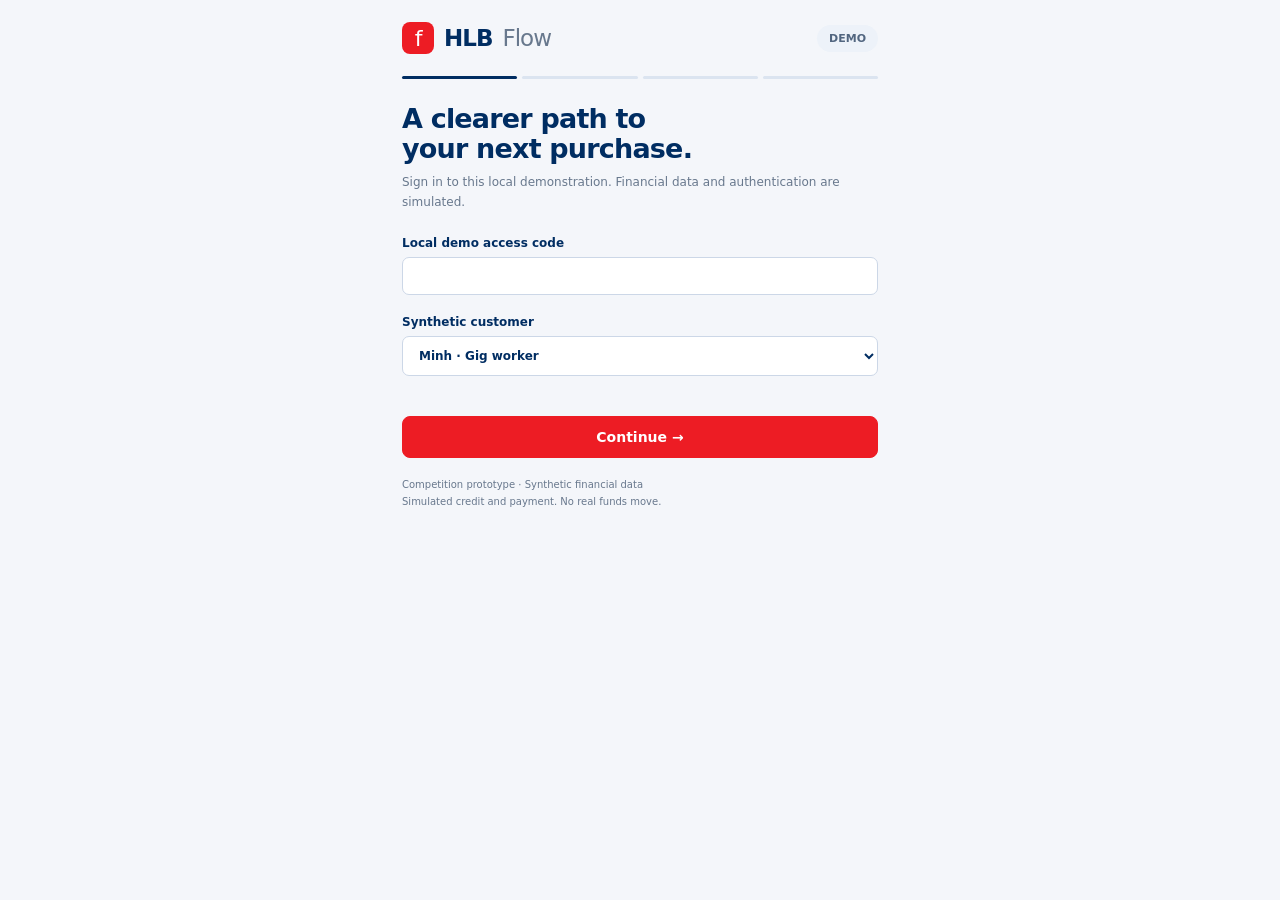
<file: extension/panel.html>
<!doctype html><html lang="en"><head><meta charset="utf-8"><meta name="viewport" content="width=device-width,initial-scale=1"><title>HLB Flow · Checkout financing</title><link rel="stylesheet" href="styles.css"><script type="module" src="checkout.js"></script></head><body class="checkout-body"><main class="checkout-shell"><div class="checkout-top"><a class="brand" href="http://127.0.0.1:8000/" target="_blank"><span class="brand-mark">f</span>HLB <em>Flow</em></a><span class="tag">DEMO</span></div><div class="checkout-step"><span class="active"></span><span></span><span></span><span></span></div><div id="checkout" aria-live="polite"><div class="loading"><span class="spinner"></span>Connecting to your checkout…</div></div><footer class="legal">Competition prototype · Synthetic financial data<br>Simulated credit and payment. No real funds move.</footer></main></body></html>
</file>
<file: extension/styles.css>
:root{--ink:#002d62;--muted:#68788d;--paper:#f4f6fa;--card:#fff;--line:#dde4ee;--red:#ed1c24;--brand-blue:#002d62;--lime:#e7eef8;--nav:#002d62;--shadow:0 12px 36px #002d6209;font-family:Inter,ui-sans-serif,system-ui,-apple-system,BlinkMacSystemFont,"Segoe UI",sans-serif;color:var(--ink);background:var(--paper);font-size:14px;font-synthesis:none}*{box-sizing:border-box}body{margin:0}button,input,select,textarea{font:inherit}button,a,input,select,textarea{outline-offset:4px}button{cursor:pointer}button:disabled{cursor:wait;opacity:.55}a{color:inherit;text-decoration:none}a:hover{text-decoration:underline}.top{height:82px;display:flex;align-items:center;justify-content:space-between;padding:0 5vw;border-bottom:1px solid var(--line);background:#fff}.brand{display:inline-flex;align-items:center;gap:10px;font-size:24px;font-weight:750;letter-spacing:-1px}.brand-mark{background:var(--red);color:white;border-radius:8px;width:32px;height:32px;display:grid;place-items:center;font-size:22px;font-weight:500}.brand em{font-style:normal;font-weight:400;color:var(--muted)}.navlinks{display:flex;gap:30px;align-items:center}.eyebrow{font-size:11px;font-weight:750;letter-spacing:1.8px;text-transform:uppercase;color:var(--brand-blue)}.tag{border-radius:30px;padding:7px 12px;background:#edf2f9;color:#526680;font-size:11px;font-weight:650;display:inline-block}.tag.red{background:#fbe9e9;color:#a9383c}.tag.green{background:#e4f2e8;color:#176641}.tag.amber{background:#fff0d7;color:#8d5b12}.tag.blue{background:#e6edf8;color:#355e8f}.muted{color:var(--muted)}h1,h2,h3,p{margin:0}h1{font-size:42px;line-height:1.12;letter-spacing:-1.7px;font-weight:650}h2{font-size:24px;letter-spacing:-.7px;font-weight:650}h3{font-size:15px;font-weight:650}.lead{font-size:16px;line-height:1.7;color:var(--muted)}.small{font-size:12px;line-height:1.6}.mono{font-family:ui-monospace,monospace;font-size:11px}.btn{border:1px solid var(--line);border-radius:8px;background:white;color:var(--ink);padding:12px 17px;display:inline-flex;justify-content:center;align-items:center;gap:8px;font-weight:650;transition:background .15s}.btn:hover{background:#edf2f9;text-decoration:none}.btn.primary{background:var(--red);color:white;border-color:var(--red)}.btn.primary:hover{background:#cf1720}.btn.red{background:var(--red);border-color:var(--red);color:white}.btn.subtle{background:transparent}.btn.full{width:100%}.row{display:flex;gap:12px;align-items:center;flex-wrap:wrap}.between{justify-content:space-between}.stack{display:flex;flex-direction:column;gap:20px}.card{background:var(--card);border:1px solid var(--line);border-radius:13px;padding:24px;box-shadow:var(--shadow)}.divider{height:1px;background:var(--line);margin:18px 0}.field{display:flex;flex-direction:column;gap:7px;font-size:12px;font-weight:650}.field input,.field select,.field textarea{border:1px solid #ccd7e7;background:white;border-radius:7px;color:var(--ink);padding:11px 12px;width:100%;min-width:0}.field textarea{min-height:85px;resize:vertical}.check{display:flex;align-items:flex-start;gap:10px;font-size:12px;line-height:1.6}.check input{margin-top:4px;accent-color:var(--brand-blue)}.alert{padding:13px 15px;background:#fcecec;border:1px solid #efc6c6;border-radius:8px;color:#9f3137;font-size:12px;line-height:1.6}.notice{padding:13px 15px;background:#edf3fc;border:1px solid #cfddf0;border-radius:8px;font-size:12px;line-height:1.7}.empty{padding:45px 20px;color:var(--muted);text-align:center;border:1px dashed var(--line);border-radius:9px}.hidden{display:none!important}.number{font-variant-numeric:tabular-nums}.stats{display:grid;grid-template-columns:repeat(4,minmax(0,1fr));gap:16px}.stat{background:#fff;border:1px solid var(--line);border-radius:10px;padding:20px}.stat .value{font-size:30px;font-weight:650;letter-spacing:-1px;margin:10px 0 5px}.stat small{font-size:11px;color:var(--muted)}.stat-label{font-size:12px;color:var(--muted)}.table-wrap{overflow-x:auto}table{width:100%;border-collapse:collapse;text-align:left;font-size:12px}th{font-size:10px;text-transform:uppercase;letter-spacing:1px;color:var(--muted);font-weight:650;background:#f8f9fc}th,td{padding:13px 15px;border-bottom:1px solid var(--line);white-space:nowrap}tr.clickable{cursor:pointer}tr.clickable:hover{background:#eef3fb}.selected-row{background:#edf3fc}.pillnum{font-size:11px;padding:3px 7px;border-radius:5px;background:#e9eff8}.progressline{height:5px;border-radius:4px;background:#e8eef7;overflow:hidden}.progressline>div{height:100%;background:var(--brand-blue)}.loading{display:flex;align-items:center;gap:9px;color:var(--muted);padding:20px}.spinner{width:17px;height:17px;border:2px solid #d9e3f2;border-top-color:var(--brand-blue);border-radius:50%;animation:spin .8s linear infinite}@keyframes spin{to{transform:rotate(360deg)}}.footer{font-size:11px;color:var(--muted);padding:22px 0;border-top:1px solid var(--line);margin-top:20px}.site-main{max-width:1250px;margin:auto;padding:38px 40px}.crumbs{font-size:11px;color:var(--muted);margin-bottom:35px}.store-grid{display:grid;grid-template-columns:1.15fr 1fr;gap:70px;align-items:start}.product-stage{background:#e7edf7;border-radius:16px;min-height:480px;position:relative;display:flex;align-items:center;justify-content:center;overflow:hidden}.product-stage:before{content:'';position:absolute;width:360px;height:360px;border-radius:50%;background:#d4e0f2;left:-40px;bottom:-80px}.product-stage:after{content:'NOVA 2026';position:absolute;bottom:26px;left:26px;letter-spacing:2px;font-size:10px;color:#536e94}.phone{position:relative;width:168px;height:320px;background:#123768;border:6px solid #234d80;border-radius:30px;box-shadow:28px 35px 30px #002d6230;transform:rotate(-12deg);display:grid;place-items:center;overflow:hidden}.phone:before{content:'';position:absolute;inset:0;background:radial-gradient(ellipse at 80% 20%,#dbe9ff,transparent 55%),radial-gradient(ellipse at 0 90%,#3769a0,transparent 65%),#153c75}.phone:after{content:'';position:absolute;width:48px;height:12px;background:#08264c;border-radius:12px;top:8px}.phone-time{z-index:1;color:#f0f6ff;font-size:42px;letter-spacing:-3px}.product-copy{padding-top:8px}.product-price{font-size:29px;font-weight:650;margin:23px 0;letter-spacing:-1px}.specs{display:grid;grid-template-columns:repeat(3,1fr);gap:8px;margin:22px 0}.spec{border:1px solid var(--line);padding:12px 8px;border-radius:7px;font-size:11px;text-align:center}.finance-card{border:1px solid #ccd9ec;background:#edf3fc;padding:20px;border-radius:12px}.flow-points{display:grid;grid-template-columns:repeat(3,1fr);gap:20px;margin-top:48px}.flow-points p{font-size:12px;color:var(--muted);line-height:1.7;margin-top:8px}.login-dialog{max-width:430px;margin:65px auto}.login-dialog .brand{margin-bottom:25px}.login-dialog h2{margin-bottom:8px}.login-dialog .field{margin-top:18px}.login-dialog .btn{margin-top:20px}.login-dialog .small{margin-top:15px}.toast{position:fixed;bottom:25px;left:50%;transform:translateX(-50%);background:var(--ink);color:white;padding:12px 20px;border-radius:9px;z-index:100;box-shadow:0 8px 20px #0002;max-width:90vw;font-size:12px}
/* Operations workspace */
.workspace{display:grid;grid-template-columns:226px minmax(0,1fr);min-height:100vh}.sidebar{background:var(--nav);color:#c6d3e6;padding:28px 20px;display:flex;flex-direction:column;gap:25px;position:sticky;top:0;height:100vh}.sidebar .brand{color:white;margin:0 10px}.sidebar .brand em{color:#b7cbe5}.navitem{display:flex;align-items:center;gap:12px;padding:12px 14px;border-radius:7px;font-size:12px;margin-bottom:5px;border:0;width:100%;text-align:left;background:transparent;color:inherit}.navitem.active{background:#ed1c24;color:#ffffff}.navitem:hover:not(.active){background:#ffffff0b}.navicon{font-size:17px;width:20px;text-align:center}.sidebar-foot{margin-top:auto;font-size:11px;line-height:1.8;padding:15px 10px;border-top:1px solid #ffffff18}.ops-top{height:72px;background:#fff;border-bottom:1px solid var(--line);display:flex;justify-content:space-between;align-items:center;padding:0 34px}.ops-top .small{font-size:11px}.avatar{width:30px;height:30px;border-radius:50%;display:grid;place-items:center;background:#e8effa;color:#244c7d;font-size:11px;font-weight:700}.ops-main{padding:28px 34px;max-width:1600px}.page-head{display:flex;align-items:flex-start;justify-content:space-between;gap:20px;margin-bottom:27px}.page-head h1{font-size:30px;letter-spacing:-1px}.page-head p{margin-top:7px;font-size:12px;color:var(--muted)}.ops-columns{align-items:start;display:grid;grid-template-columns:1.4fr 1fr;gap:20px;margin-top:22px}.panel-heading{padding:20px 22px;display:flex;align-items:center;justify-content:space-between;border-bottom:1px solid var(--line)}.panel-table{padding:0;overflow:hidden}.detail-heading{display:flex;align-items:center;gap:10px;margin-bottom:20px}.detail-section{border-top:1px solid var(--line);padding-top:18px;margin-top:18px}.detail-section h3{margin-bottom:12px}.kv{display:flex;justify-content:space-between;gap:20px;padding:6px 0;font-size:12px}.kv span:first-child{color:var(--muted)}.signal{padding:9px 0;font-size:11px}.signal-title{display:flex;justify-content:space-between;gap:10px;margin-bottom:6px}.signal-track{height:5px;background:#eaf0f8;border-radius:3px}.signal-bar{height:5px;border-radius:3px;background:#b97b50}.signal-bar.low{background:#557ead}.timeline{list-style:none;margin:0;padding:0}.timeline li{position:relative;padding:0 0 18px 23px;border-left:1px solid #cdd9eb;margin-left:5px;font-size:12px}.timeline li:before{content:'';position:absolute;left:-4px;top:4px;width:7px;height:7px;background:var(--brand-blue);border-radius:50%}.timeline small{display:block;color:var(--muted);font-size:10px;margin-top:5px}.tabs{display:flex;gap:4px;padding:4px;background:#e9eff8;border-radius:8px}.tabs button{background:transparent;border:0;padding:8px 12px;border-radius:5px;color:var(--muted);font-size:11px}.tabs button.active{background:white;box-shadow:0 1px 4px #0001;color:var(--ink)}.metric-grid{display:grid;grid-template-columns:1fr 1fr;gap:20px;margin-top:22px}.benchmark{display:grid;grid-template-columns:1fr 1fr;gap:25px;margin:25px 0}.benchmark strong{display:block;font-size:29px;letter-spacing:-1px;margin:12px 0}.model-features{display:flex;flex-wrap:wrap;gap:6px}.model-features code{font-size:10px;background:#eef3fb;padding:5px 7px;border-radius:4px}.wide-note{max-width:850px;font-size:12px;line-height:1.8}.fault-grid{display:grid;grid-template-columns:repeat(2,minmax(0,1fr));gap:10px}.fault{border:1px solid var(--line);border-radius:9px;padding:17px;text-align:left;background:#fff}.fault strong{display:block;font-size:12px}.fault span{display:block;font-size:11px;color:var(--muted);margin-top:6px;line-height:1.6}.fault.active{border:2px solid var(--brand-blue);padding:16px;background:#edf3fc}.audit{max-height:550px;overflow:auto}
/* Financing panel */
.checkout-body{background:#f4f6fa}.checkout-shell{max-width:520px;margin:auto;padding:22px}.checkout-top{display:flex;align-items:center;justify-content:space-between;margin-bottom:22px}.checkout-top .brand{font-size:23px}.checkout-step{display:flex;gap:5px;margin-bottom:25px}.checkout-step span{height:3px;flex:1;border-radius:3px;background:#dbe4f0}.checkout-step span.active{background:var(--brand-blue)}.checkout-title{font-size:27px;letter-spacing:-.8px;margin-bottom:9px}.checkout-summary{display:flex;align-items:center;gap:14px;padding:17px;border:1px solid var(--line);background:white;border-radius:10px;margin:22px 0}.mini-product{width:43px;height:55px;background:#e1eafa;border-radius:8px;display:grid;place-items:center;font-size:24px}.checkout-actions{margin-top:23px;display:flex;flex-direction:column;gap:10px}.decision-symbol{width:56px;height:56px;border-radius:50%;background:#e8f0fb;color:var(--brand-blue);display:grid;place-items:center;font-size:27px;margin:22px 0}.decision-symbol.fail{background:#fae4e1;color:#b34842}.offer-number{font-size:39px;letter-spacing:-2px;font-weight:650;margin:18px 0 4px}.stages{display:flex;flex-direction:column;gap:14px;margin:25px 0}.stage{display:flex;gap:12px;align-items:center;font-size:12px}.stage-dot{width:23px;height:23px;border-radius:50%;background:#e5eefb;display:grid;place-items:center;color:var(--brand-blue);font-size:11px}.stage-dot.blocked,.stage-dot.unavailable{background:#fae3de;color:#b04a3c}.legal{font-size:10px;color:var(--muted);line-height:1.7;margin-top:18px}.collapsible{margin-top:18px}.collapsible summary{cursor:pointer;font-size:12px;font-weight:650;padding:8px 0}.receipt{background:#fff;border:1px solid var(--line);border-radius:13px;padding:24px;margin-top:20px}.risk-value{font-size:25px;font-weight:650}.info-icon{width:17px;height:17px;border-radius:50%;border:1px solid currentColor;display:inline-grid;place-items:center;font-size:10px;margin-right:4px}.status-live{display:flex;align-items:center;gap:7px;font-size:11px;color:var(--brand-blue)}.status-live:before{content:'';width:6px;height:6px;border-radius:50%;background:var(--brand-blue)}
@media(max-width:1100px){.ops-columns{grid-template-columns:1fr}.stats{grid-template-columns:repeat(2,1fr)}.store-grid{gap:30px}.workspace{grid-template-columns:190px minmax(0,1fr)}}@media(max-width:760px){.top{padding:0 20px;height:70px}.navlinks{gap:15px}.navlinks .hide-mobile{display:none}.site-main{padding:25px 20px}.store-grid{grid-template-columns:1fr}.product-stage{min-height:350px}.phone{height:260px;width:140px}.flow-points{grid-template-columns:1fr}.workspace{display:block}.sidebar{height:auto;position:static;padding:15px;gap:12px}.sidebar nav{display:flex;flex-wrap:wrap;gap:4px}.sidebar .navitem{white-space:nowrap;width:auto;margin:0}.sidebar-foot{display:none}.ops-top{padding:0 20px;height:60px}.ops-main{padding:22px 18px}.metric-grid{grid-template-columns:1fr}.page-head{flex-wrap:wrap}h1{font-size:34px}.checkout-shell{padding:18px}.stats{gap:10px}.stat{padding:16px}.fault-grid{grid-template-columns:1fr}}@media(prefers-reduced-motion:reduce){*{animation:none!important;transition:none!important}}
</file>
